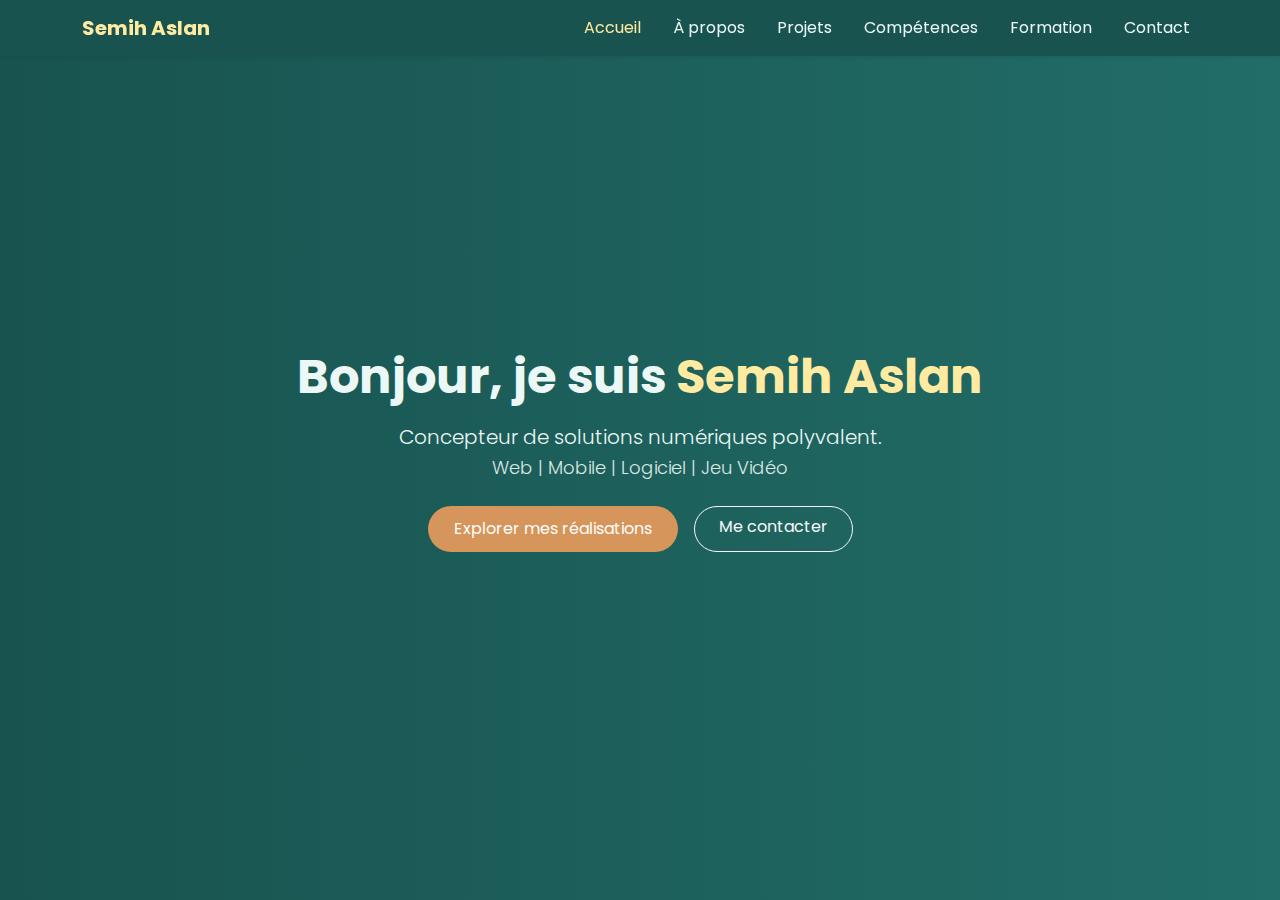
<file: index.html>
<!DOCTYPE html>
<html lang="fr">
<head>
  <meta charset="UTF-8" />
  <meta name="viewport" content="width=device-width, initial-scale=1.0" />
  <title>Portfolio – Semih Aslan</title>
  <link href="https://cdn.jsdelivr.net/npm/bootstrap@5.3.3/dist/css/bootstrap.min.css" rel="stylesheet" />
  <link href="css/style.css" rel="stylesheet" />
  <link href="https://fonts.googleapis.com/css2?family=Poppins:wght@300;500;700&display=swap" rel="stylesheet">
</head>
<body>

  <nav class="navbar navbar-expand-lg navbar-dark fixed-top shadow-sm">
    <div class="container">
      <a class="navbar-brand fw-bold" href="index.html">Semih Aslan</a>
      <button class="navbar-toggler" type="button" data-bs-toggle="collapse" data-bs-target="#navbarNav">
        <span class="navbar-toggler-icon"></span>
      </button>
      <div class="collapse navbar-collapse justify-content-end" id="navbarNav">
        <ul class="navbar-nav">
          <li class="nav-item"><a class="nav-link active" href="index.html">Accueil</a></li>
          <li class="nav-item"><a class="nav-link" href="about.html">À propos</a></li>
          <li class="nav-item"><a class="nav-link" href="projects.html">Projets</a></li>
          <li class="nav-item"><a class="nav-link" href="competences.html">Compétences</a></li>
          <li class="nav-item"><a class="nav-link" href="formation.html">Formation</a></li>
          <li class="nav-item"><a class="nav-link" href="contact.html">Contact</a></li>
        </ul>
      </div>
    </div>
  </nav>

  <section id="home" class="d-flex align-items-center justify-content-center hero">
    <div class="text-center container">
      <h1 class="fw-bold display-4">Bonjour, je suis <span class="highlight">Semih Aslan</span></h1>
      <p class="lead mt-3 mb-4">Concepteur de solutions numériques polyvalent.<br> 
      <span style="font-size: 0.9em; opacity: 0.9;">Web | Mobile | Logiciel | Jeu Vidéo</span></p>
      <div class="d-flex justify-content-center gap-3">
          <a href="projects.html" class="btn btn-custom">Explorer mes réalisations</a>
          <a href="contact.html" class="btn btn-outline-light rounded-pill px-4 py-2">Me contacter</a>
      </div>
    </div>
  </section>

  <script src="https://cdn.jsdelivr.net/npm/bootstrap@5.3.3/dist/js/bootstrap.bundle.min.js"></script>
</body>
</html>
</file>
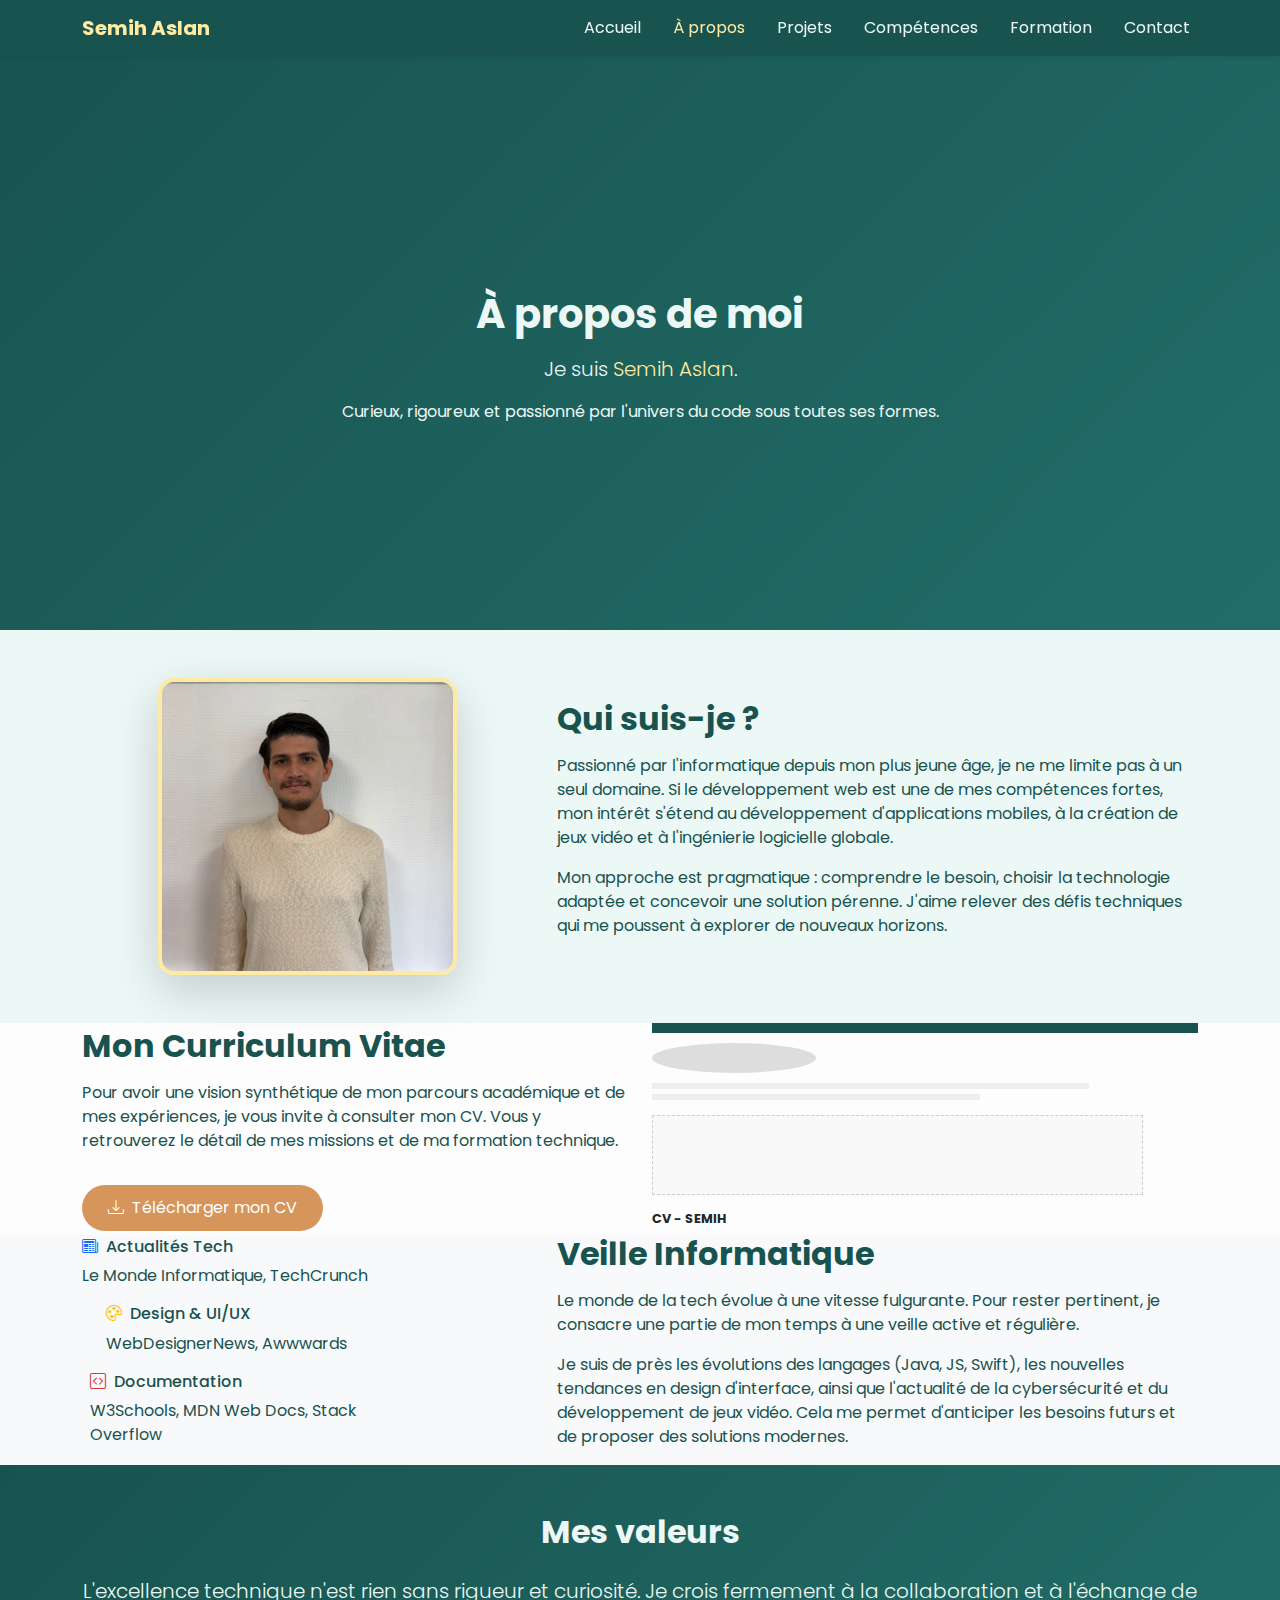
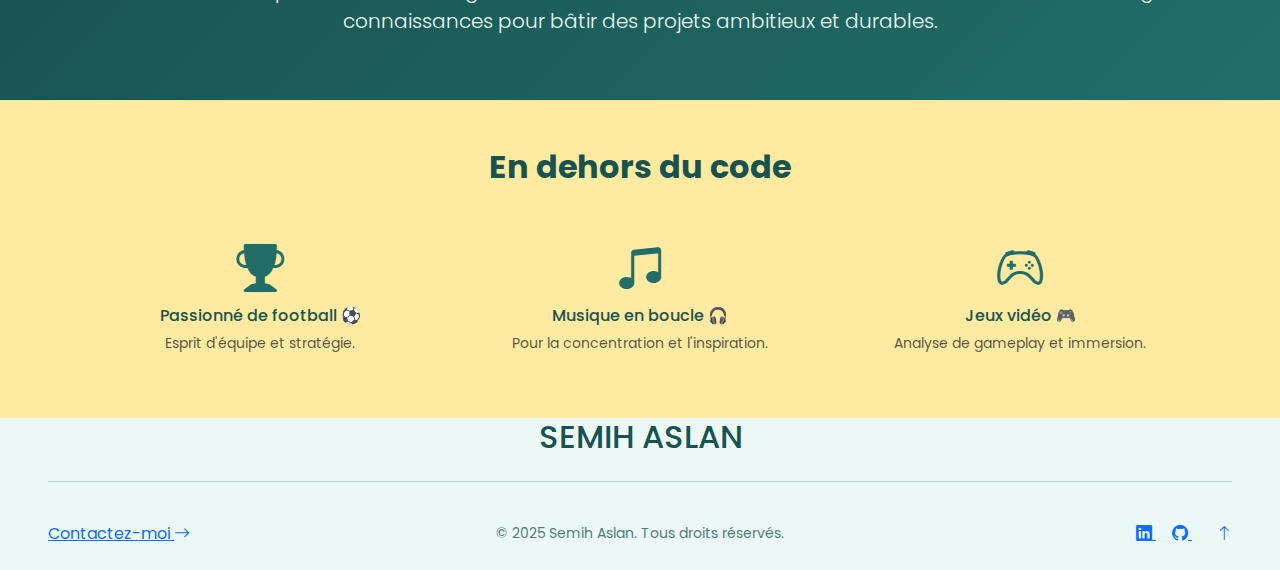
<file: about.html>
<!DOCTYPE html>
<html lang="fr">
<head>
  <meta charset="UTF-8" />
  <meta name="viewport" content="width=device-width, initial-scale=1.0" />
  <title>À propos – Semih Aslan</title>
  <link href="https://cdn.jsdelivr.net/npm/bootstrap@5.3.3/dist/css/bootstrap.min.css" rel="stylesheet" />
  <link href="https://cdn.jsdelivr.net/npm/bootstrap-icons@1.11.3/font/bootstrap-icons.css" rel="stylesheet">
  <link href="css/style.css" rel="stylesheet" />
  <link href="css/about.css" rel="stylesheet" />
  <link href="https://fonts.googleapis.com/css2?family=Poppins:wght@300;500;700&display=swap" rel="stylesheet">
</head>
<body>

  <nav class="navbar navbar-expand-lg navbar-dark fixed-top shadow-sm">
    <div class="container">
      <a class="navbar-brand fw-bold" href="index.html">Semih Aslan</a>
      <button class="navbar-toggler" type="button" data-bs-toggle="collapse" data-bs-target="#navbarNav">
        <span class="navbar-toggler-icon"></span>
      </button>
      <div class="collapse navbar-collapse justify-content-end" id="navbarNav">
        <ul class="navbar-nav">
          <li class="nav-item"><a class="nav-link" href="index.html">Accueil</a></li>
          <li class="nav-item"><a class="nav-link active" href="about.html">À propos</a></li>
          <li class="nav-item"><a class="nav-link" href="projects.html">Projets</a></li>
          <li class="nav-item"><a class="nav-link" href="competences.html">Compétences</a></li>
          <li class="nav-item"><a class="nav-link" href="formation.html">Formation</a></li>
          <li class="nav-item"><a class="nav-link" href="contact.html">Contact</a></li>
        </ul>
      </div>
    </div>
  </nav>

  <section class="about-hero d-flex align-items-center justify-content-center">
    <div class="container text-center">
      <h1 class="fw-bold">À propos de moi</h1>
      <p class="lead mt-3">Je suis <span class="highlight">Semih Aslan</span>.</p>
      <p>Curieux, rigoureux et passionné par l'univers du code sous toutes ses formes.</p>
    </div>
  </section>

  <section class="about-me py-5">
    <div class="container">
      <div class="row align-items-center">
        <div class="col-lg-5 text-center mb-4 mb-lg-0">
          <img src="assets/SemihAslan.jpg" alt="Photo de Semih Aslan" class="img-fluid rounded-4 shadow-lg about-photo">
        </div>
        <div class="col-lg-7">
          <h2 class="fw-bold mb-3">Qui suis-je ?</h2>
          <p>
            Passionné par l'informatique depuis mon plus jeune âge, je ne me limite pas à un seul domaine. 
            Si le développement web est une de mes compétences fortes, mon intérêt s'étend au développement d'applications mobiles, 
            à la création de jeux vidéo et à l'ingénierie logicielle globale.
          </p>
          <p>
            Mon approche est pragmatique : comprendre le besoin, choisir la technologie adaptée et concevoir une solution pérenne.
            J'aime relever des défis techniques qui me poussent à explorer de nouveaux horizons.
          </p>
        </div>
      </div>
    </div>
  </section>

  <section class="cv-section" style="background-color: #fdfdfd;">
    <div class="container">
      <div class="row align-items-center">
        <div class="col-lg-6 order-2 order-lg-1">
          <h2 class="fw-bold mb-3">Mon Curriculum Vitae</h2>
          <p>
            Pour avoir une vision synthétique de mon parcours académique et de mes expériences, 
            je vous invite à consulter mon CV. Vous y retrouverez le détail de mes missions et de ma formation technique.
          </p>
          <a href="assets/CV.pdf" download="CV_Semih_Aslan.pdf" target="_blank" class="btn btn-custom mt-3"><i class="bi bi-download me-2"></i>Télécharger mon CV</a>
        </div>
        
        <div class="col-lg-6 order-1 order-lg-2 mb-5 mb-lg-0">
            <div class="cv-visual-container">
                <div class="cv-card-back"></div>
                <div class="cv-card-front">
                    <div style="width: 100%; height: 10px; background:#18534F; margin-bottom:10px;"></div>
                    <div style="width: 30%; height: 30px; background:#ddd; border-radius:50%; margin-bottom:10px;"></div>
                    <div style="width: 80%; height: 6px; background:#eee; margin-bottom:5px;"></div>
                    <div style="width: 60%; height: 6px; background:#eee; margin-bottom:15px;"></div>
                    <div style="width: 90%; height: 80px; background:#f9f9f9; border:1px dashed #ccc;"></div>
                    <h6 class="mt-3 text-uppercase fw-bold text-dark" style="font-size: 0.8rem;">CV - Semih</h6>
                </div>
            </div>
        </div>
      </div>
    </div>
  </section>

  <section class="veille-section bg-light">
    <div class="container">
      <div class="row align-items-center">
        <div class="col-lg-5 mb-5 mb-lg-0">
             <div class="d-flex flex-column align-items-center align-items-lg-start">
                <div class="veille-card w-75">
                    <h6><i class="bi bi-newspaper me-2 text-primary"></i>Actualités Tech</h6>
                    <p>Le Monde Informatique, TechCrunch</p>
                </div>
                <div class="veille-card w-75 ms-lg-4">
                    <h6><i class="bi bi-palette me-2 text-warning"></i>Design & UI/UX</h6>
                    <p>WebDesignerNews, Awwwards</p>
                </div>
                <div class="veille-card w-75 ms-lg-2">
                    <h6><i class="bi bi-code-square me-2 text-danger"></i>Documentation</h6>
                    <p>W3Schools, MDN Web Docs, Stack Overflow</p>
                </div>
             </div>
        </div>
        
        <div class="col-lg-7">
          <h2 class="fw-bold mb-3">Veille Informatique</h2>
          <p>
            Le monde de la tech évolue à une vitesse fulgurante. Pour rester pertinent, je consacre une partie de mon temps 
            à une veille active et régulière.
          </p>
          <p>
             Je suis de près les évolutions des langages (Java, JS, Swift), les nouvelles tendances en design d'interface, 
             ainsi que l'actualité de la cybersécurité et du développement de jeux vidéo. Cela me permet d'anticiper les 
             besoins futurs et de proposer des solutions modernes.
          </p>
        </div>
      </div>
    </div>
  </section>

  <section class="values py-5">
    <div class="container text-center">
      <h2 class="fw-bold mb-4">Mes valeurs</h2>
      <p class="lead">
        L'excellence technique n'est rien sans rigueur et curiosité. 
        Je crois fermement à la collaboration et à l'échange de connaissances pour bâtir des projets ambitieux et durables.
      </p>
    </div>
  </section>

  <section class="funfacts py-5">
    <div class="container text-center">
      <h2 class="fw-bold mb-5">En dehors du code</h2>
      <div class="row gy-4">
        <div class="col-md-4">
          <i class="bi bi-trophy-fill fun-icon"></i>
          <h6>Passionné de football ⚽</h6>
          <p class="small text-muted">Esprit d'équipe et stratégie.</p>
        </div>
        <div class="col-md-4">
          <i class="bi bi-music-note-beamed fun-icon"></i>
          <h6>Musique en boucle 🎧</h6>
          <p class="small text-muted">Pour la concentration et l'inspiration.</p>
        </div>
        <div class="col-md-4">
          <i class="bi bi-controller fun-icon"></i>
          <h6>Jeux vidéo 🎮</h6>
          <p class="small text-muted">Analyse de gameplay et immersion.</p>
        </div>
      </div>
    </div>
  </section>

  <footer class="modern-footer">
    <div class="container-fluid px-4 px-lg-5">
      
      <div class="row">
        <div class="col-12 text-center">
          <h2 class="footer-signature">SEMIH ASLAN</h2>
        </div>
      </div>
  
      <hr class="footer-divider">
  
      <div class="row align-items-center py-4">
        
        <div class="col-md-4 text-center text-md-start mb-3 mb-md-0">
          <a href="contact.html" class="btn-footer-contact">
            <span>Contactez-moi</span>
            <i class="bi bi-arrow-right"></i>
          </a>
        </div>
  
        <div class="col-md-4 text-center mb-3 mb-md-0">
          <p class="small mb-0 opacity-75">© 2025 Semih Aslan. Tous droits réservés.</p>
        </div>
  
        <div class="col-md-4 text-center text-md-end">
          <a href="https://www.linkedin.com/in/semih-aslan-615322300/" target="_blank" class="footer-social me-3">
            <i class="bi bi-linkedin"></i>
          </a>
          <a href="https://github.com/SemihAslan123" target="_blank" class="footer-social me-4">
            <i class="bi bi-github"></i>
          </a>
          <a href="#" class="btn-scroll-top" title="Remonter">
            <i class="bi bi-arrow-up"></i>
          </a>
        </div>
      </div>
    </div>
  </footer>

  <script src="https://cdn.jsdelivr.net/npm/bootstrap@5.3.3/dist/js/bootstrap.bundle.min.js"></script>
</body>
</html>
</file>
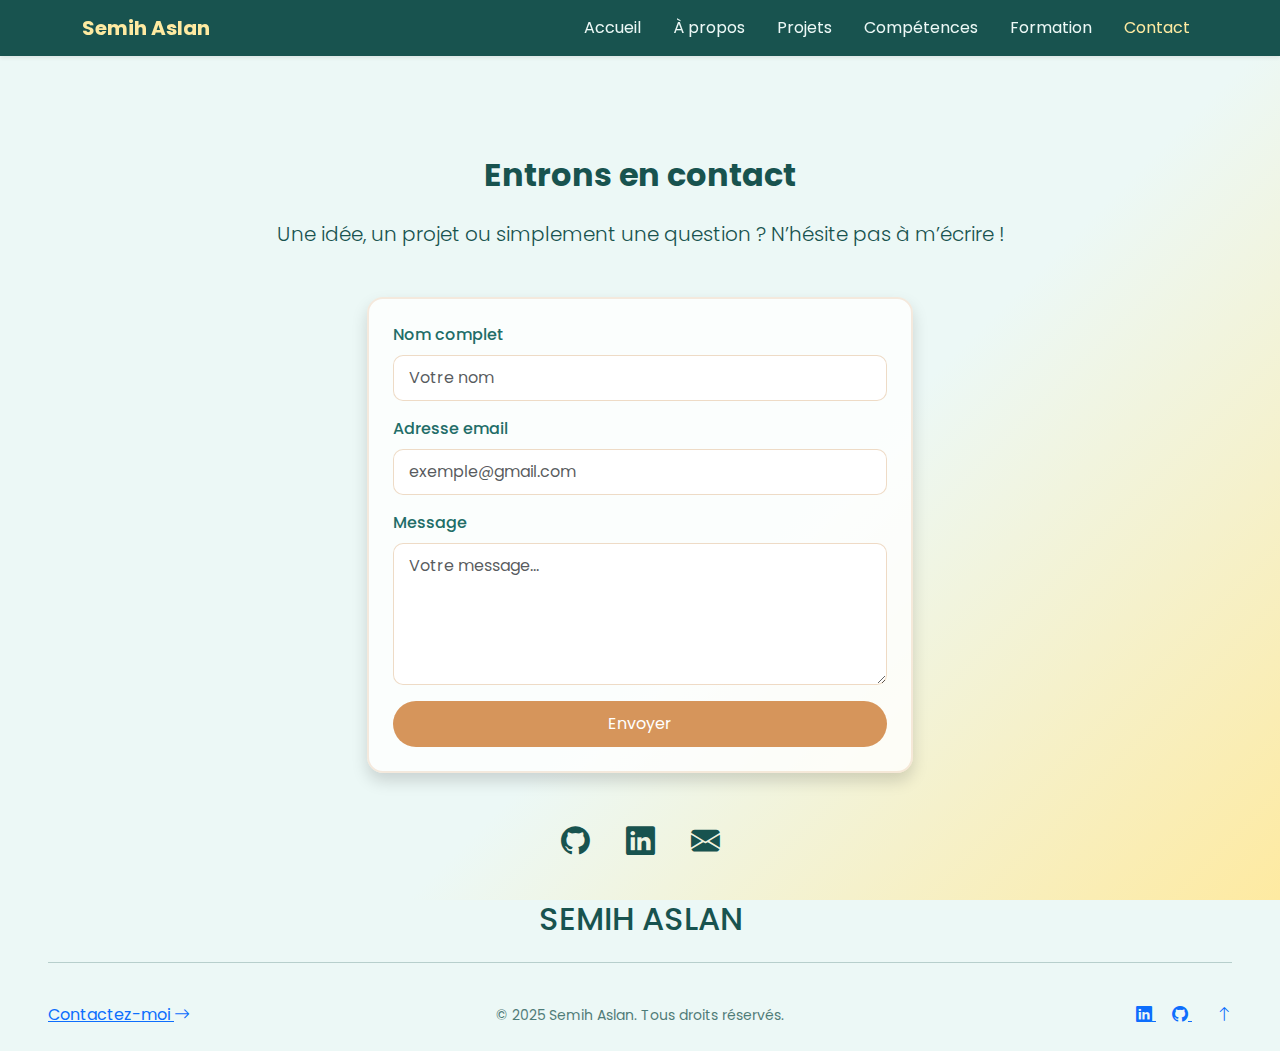
<file: contact.html>
<!DOCTYPE html>
<html lang="fr">
<head>
  <meta charset="UTF-8" />
  <meta name="viewport" content="width=device-width, initial-scale=1.0" />
  <title>Contact – Semih Aslan</title>
  <link href="https://cdn.jsdelivr.net/npm/bootstrap@5.3.3/dist/css/bootstrap.min.css" rel="stylesheet" />
  <link href="https://cdn.jsdelivr.net/npm/bootstrap-icons@1.11.3/font/bootstrap-icons.css" rel="stylesheet">
  <link href="css/style.css" rel="stylesheet" />
  <link href="css/contact.css" rel="stylesheet" />
  <link href="https://fonts.googleapis.com/css2?family=Poppins:wght@300;500;700&display=swap" rel="stylesheet">
</head>
<body>

    <!-- ======== NAVBAR ======== -->
    <nav class="navbar navbar-expand-lg navbar-dark fixed-top shadow-sm">
      <div class="container">
        <a class="navbar-brand fw-bold" href="index.html">Semih Aslan</a>
        <button class="navbar-toggler" type="button" data-bs-toggle="collapse" data-bs-target="#navbarNav">
          <span class="navbar-toggler-icon"></span>
        </button>
        <div class="collapse navbar-collapse justify-content-end" id="navbarNav">
          <ul class="navbar-nav">
            <li class="nav-item"><a class="nav-link" href="index.html">Accueil</a></li>
            <li class="nav-item"><a class="nav-link" href="about.html">À propos</a></li>
            <li class="nav-item"><a class="nav-link" href="projects.html">Projets</a></li>
            <li class="nav-item"><a class="nav-link" href="competences.html">Compétences</a></li>
            <li class="nav-item"><a class="nav-link" href="formation.html">Formation</a></li>
            <li class="nav-item"><a class="nav-link active" href="contact.html">Contact</a></li>
          </ul>
        </div>
      </div>
    </nav>

  <!-- ======== CONTACT SECTION ======== -->
  <section class="contact-section d-flex align-items-center justify-content-center">
    <div class="container">
      <div class="row justify-content-center">
        <div class="col-lg-8 text-center">
          <h2 class="fw-bold mb-4">Entrons en contact</h2>
          <p class="lead mb-5">Une idée, un projet ou simplement une question ? N’hésite pas à m’écrire !</p>
        </div>
      </div>

      <div class="row justify-content-center">
        <div class="col-lg-6">
          <form class="contact-form shadow p-4 rounded-4">
            <div class="mb-3">
              <label for="name" class="form-label">Nom complet</label>
              <input type="text" class="form-control" id="name" placeholder="Votre nom" required>
            </div>
            <div class="mb-3">
              <label for="email" class="form-label">Adresse email</label>
              <input type="email" class="form-control" id="email" placeholder="exemple@gmail.com" required>
            </div>
            <div class="mb-3">
              <label for="message" class="form-label">Message</label>
              <textarea class="form-control" id="message" rows="5" placeholder="Votre message..." required></textarea>
            </div>
            <button href="mailto:semihaslan2210@gmail.com" type="submit" class="btn btn-custom w-100">Envoyer</button>
          </form>

          <!-- ===== SOCIAL LINKS ===== -->
          <div class="social-links text-center mt-5">
            <a href="https://github.com/SemihAslan123" target="_blank" class="mx-3"><i class="bi bi-github"></i></a>
            <a href="https://www.linkedin.com/in/semih-aslan-615322300/" target="_blank" class="mx-3"><i class="bi bi-linkedin"></i></a>
            <a href="mailto:semihaslan2210@gmail.com" target="_blank" class="mx-3"><i class="bi bi-envelope-fill"></i></a>
          </div>
        </div>
      </div>
    </div>
  </section>

  <footer class="modern-footer">
    <div class="container-fluid px-4 px-lg-5">
      
      <div class="row">
        <div class="col-12 text-center">
          <h2 class="footer-signature">SEMIH ASLAN</h2>
        </div>
      </div>
  
      <hr class="footer-divider">
  
      <div class="row align-items-center py-4">
        
        <div class="col-md-4 text-center text-md-start mb-3 mb-md-0">
          <a href="contact.html" class="btn-footer-contact">
            <span>Contactez-moi</span>
            <i class="bi bi-arrow-right"></i>
          </a>
        </div>
  
        <div class="col-md-4 text-center mb-3 mb-md-0">
          <p class="small mb-0 opacity-75">© 2025 Semih Aslan. Tous droits réservés.</p>
        </div>
  
        <div class="col-md-4 text-center text-md-end">
          <a href="https://www.linkedin.com/in/semih-aslan-615322300/" target="_blank" class="footer-social me-3">
            <i class="bi bi-linkedin"></i>
          </a>
          <a href="https://github.com/SemihAslan123" target="_blank" class="footer-social me-4">
            <i class="bi bi-github"></i>
          </a>
          <a href="#" class="btn-scroll-top" title="Remonter">
            <i class="bi bi-arrow-up"></i>
          </a>
        </div>
      </div>
    </div>
  </footer>


  <script src="https://cdn.jsdelivr.net/npm/bootstrap@5.3.3/dist/js/bootstrap.bundle.min.js"></script>
</body>
</file>
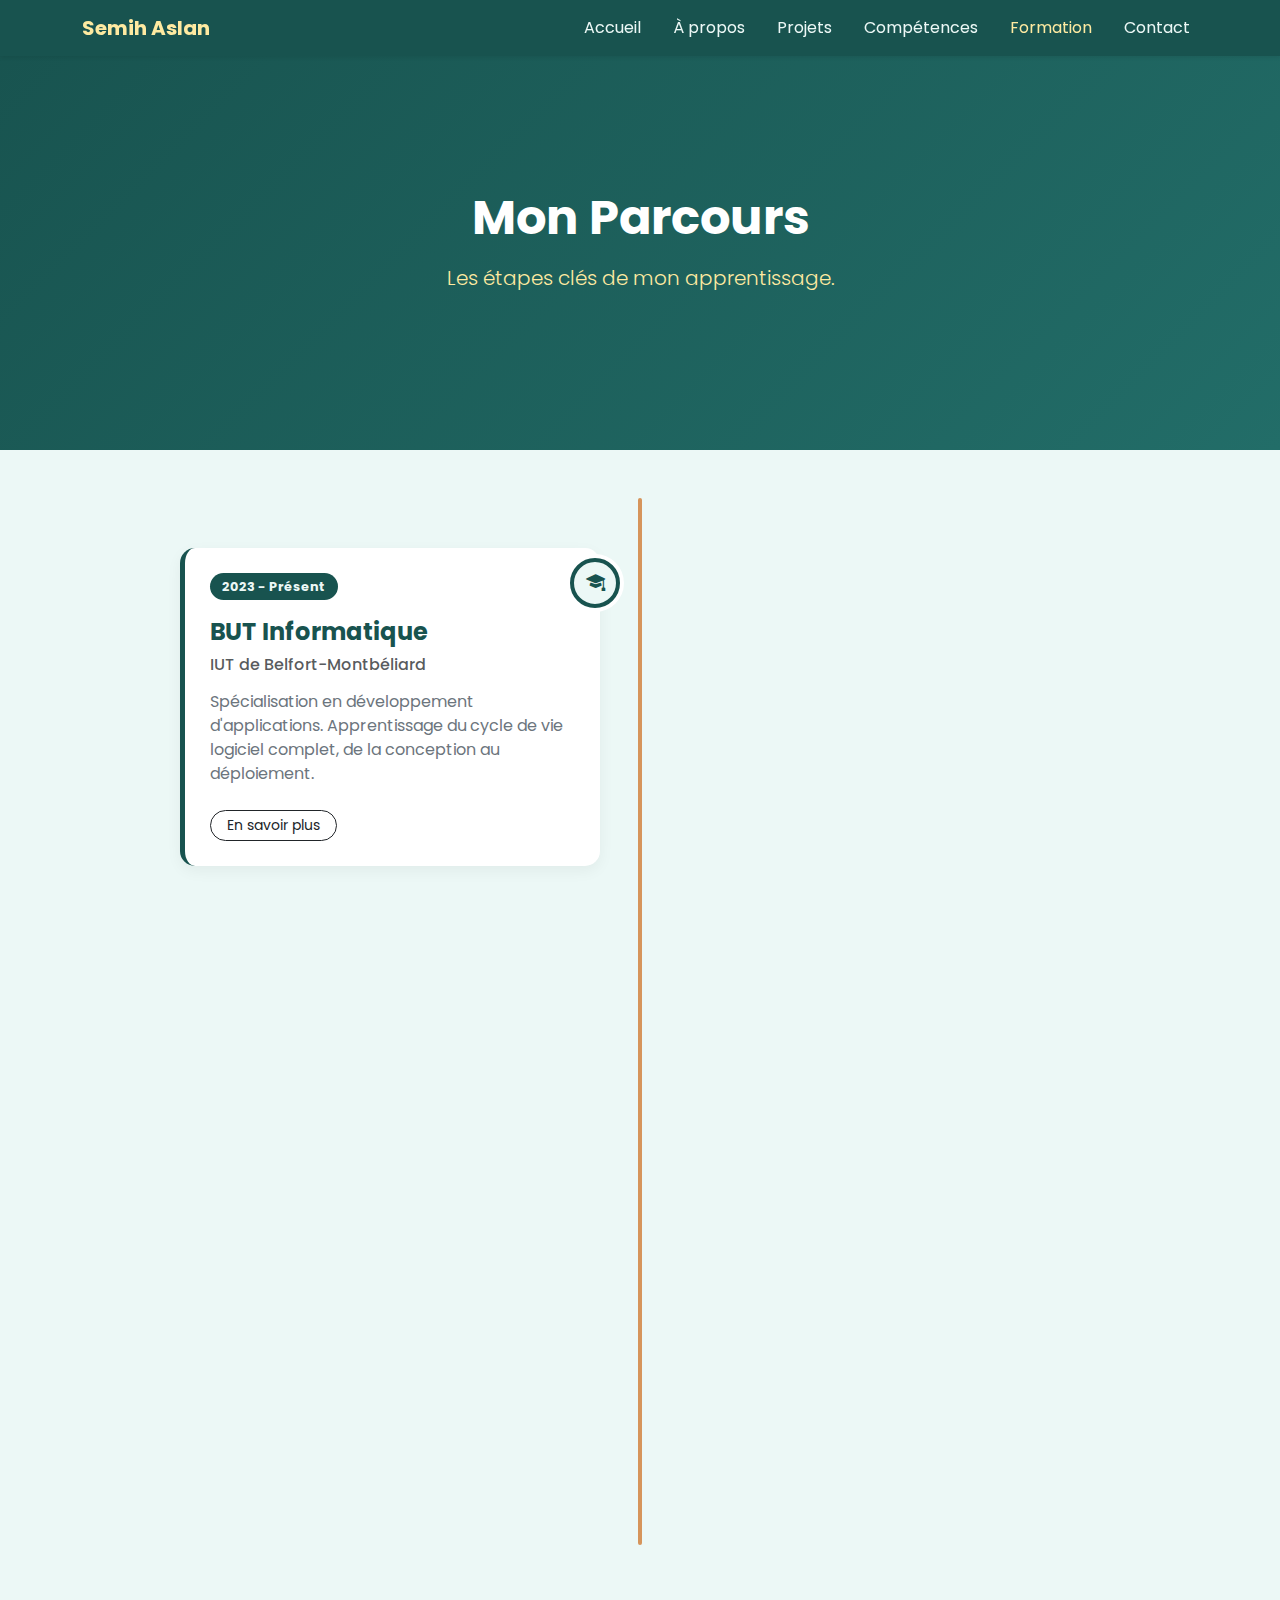
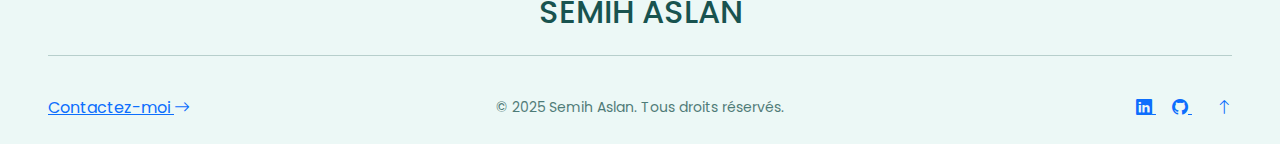
<file: formation.html>
<!DOCTYPE html>
<html lang="fr">
<head>
  <meta charset="UTF-8" />
  <meta name="viewport" content="width=device-width, initial-scale=1.0" />
  <title>Formation – Semih Aslan</title>
  <link href="https://cdn.jsdelivr.net/npm/bootstrap@5.3.3/dist/css/bootstrap.min.css" rel="stylesheet" />
  <link href="https://cdn.jsdelivr.net/npm/bootstrap-icons@1.11.3/font/bootstrap-icons.css" rel="stylesheet">
  <link href="css/style.css" rel="stylesheet" />
  <link href="https://fonts.googleapis.com/css2?family=Poppins:wght@300;500;700&display=swap" rel="stylesheet">
  
  <style>
    /* ===== CSS SPÉCIFIQUE TIMELINE MODERNE ===== */
    /* (Tu peux déplacer ce bloc dans ton fichier .css si tu préfères) */

    /* Conteneur principal avec la ligne verticale */
    .timeline-container {
        position: relative;
        max-width: 1000px;
        margin: 0 auto;
        padding: 40px 0;
    }

    /* La ligne centrale */
    .timeline-container::after {
        content: '';
        position: absolute;
        width: 4px;
        background-color: #D6955B; /* Ta couleur orange */
        top: 0;
        bottom: 0;
        left: 50%;
        margin-left: -2px;
        border-radius: 2px;
    }

    /* Les blocs individuels */
    .timeline-block {
        padding: 10px 40px;
        position: relative;
        background-color: inherit;
        width: 50%;
        opacity: 0; /* Caché par défaut pour l'anim */
        transition: all 0.6s ease-out;
    }

    /* Positionnement Gauche / Droite */
    .left {
        left: 0;
        transform: translateX(-50px); /* Départ pour l'anim */
    }

    .right {
        left: 50%;
        transform: translateX(50px); /* Départ pour l'anim */
    }

    /* L'état "Visible" déclenché par le JS */
    .timeline-block.visible {
        opacity: 1;
        transform: translateX(0);
    }

    /* Le rond central (Icone) */
    .timeline-icon {
        position: absolute;
        width: 50px;
        height: 50px;
        /* AVANT : right: -25px; (C'était centré sur le trait) */
        /* MAINTENANT : on le décale vers la gauche (côté contenu) */
        right: 20px; 
        background-color: #ECF8F6;
        border: 4px solid #18534F;
        top: 20px;
        border-radius: 50%;
        z-index: 10;
        display: flex;
        align-items: center;
        justify-content: center;
        color: #18534F;
        font-size: 1.2rem;
        box-shadow: 0 0 0 4px white;
    }

    .right .timeline-icon {
        /* AVANT : left: -25px; */
        /* MAINTENANT : on le décale vers la droite (côté contenu) */
        left: 20px; 
    }
    /* La carte de contenu */
    .timeline-content {
        padding: 25px;
        background-color: white;
        position: relative;
        border-radius: 15px;
        box-shadow: 0 5px 15px rgba(0,0,0,0.05);
        border-left: 5px solid #18534F; /* Accent couleur */
        transition: transform 0.3s ease, box-shadow 0.3s ease;
    }

    .timeline-content:hover {
        transform: translateY(-5px);
        box-shadow: 0 12px 25px rgba(0,0,0,0.1);
        border-left-color: #D6955B; /* Changement couleur au survol */
    }

    .date-badge {
        display: inline-block;
        background: #18534F;
        color: #ECF8F6;
        padding: 4px 12px;
        border-radius: 20px;
        font-size: 0.8rem;
        font-weight: bold;
        margin-bottom: 10px;
    }

    /* Responsive Mobile */
    @media screen and (max-width: 768px) {
        .timeline-container::after {
            left: 31px; /* Ligne décalée à gauche */
        }
        
        .timeline-block {
            width: 100%;
            padding-left: 70px;
            padding-right: 25px;
        }
        
        .timeline-block.right {
            left: 0%;
        }
        
        .left, .right {
            transform: translateY(30px); /* Anim vient du bas sur mobile */
        }

        .timeline-icon {
            left: 6px !important; /* Icones alignées à gauche */
        }
    }
  </style>
</head>
<body>

  <nav class="navbar navbar-expand-lg navbar-dark fixed-top shadow-sm">
    <div class="container">
      <a class="navbar-brand fw-bold" href="index.html">Semih Aslan</a>
      <button class="navbar-toggler" type="button" data-bs-toggle="collapse" data-bs-target="#navbarNav">
        <span class="navbar-toggler-icon"></span>
      </button>
      <div class="collapse navbar-collapse justify-content-end" id="navbarNav">
        <ul class="navbar-nav">
          <li class="nav-item"><a class="nav-link" href="index.html">Accueil</a></li>
          <li class="nav-item"><a class="nav-link" href="about.html">À propos</a></li>
          <li class="nav-item"><a class="nav-link" href="projects.html">Projets</a></li>
          <li class="nav-item"><a class="nav-link" href="competences.html">Compétences</a></li>
          <li class="nav-item"><a class="nav-link active" href="formation.html">Formation</a></li>
          <li class="nav-item"><a class="nav-link" href="contact.html">Contact</a></li>
        </ul>
      </div>
    </div>
  </nav>

  <section class="d-flex align-items-center justify-content-center" style="height: 50vh; background: linear-gradient(135deg, #18534F, #226D68); color: white; margin-bottom: 0;">
    <div class="container text-center pt-5">
      <h1 class="fw-bold display-5">Mon Parcours</h1>
      <p class="lead mt-3" style="color: #FEEAA1;">Les étapes clés de mon apprentissage.</p>
    </div>
  </section>

  <section class="py-5" style="background-color: #ECF8F6; overflow-x: hidden;">
    <div class="container timeline-container">
      
      <div class="timeline-block left">
        <div class="timeline-icon">
            <i class="bi bi-mortarboard-fill"></i>
        </div>
        <div class="timeline-content">
            <span class="date-badge">2023 - Présent</span>
            <h4 class="fw-bold mt-2">BUT Informatique</h4>
            <h6 class="text-muted">IUT de Belfort-Montbéliard</h6>
            <p class="mt-3 text-secondary">Spécialisation en développement d'applications. Apprentissage du cycle de vie logiciel complet, de la conception au déploiement.</p>
            <button class="btn btn-sm btn-outline-dark mt-2 rounded-pill px-3" data-bs-toggle="modal" data-bs-target="#modalBut">
                En savoir plus
            </button>
        </div>
      </div>

      <div class="timeline-block right">
        <div class="timeline-icon">
            <i class="bi bi-backpack-fill"></i>
        </div>
        <div class="timeline-content">
            <span class="date-badge">2020 - 2023</span>
            <h4 class="fw-bold mt-2">Baccalauréat Général</h4>
            <h6 class="text-muted">Lycée Armand Peugeot</h6>
            <p class="mt-3 text-secondary">Obtention avec mention. Spécialités Mathématiques et Numérique & Sciences Informatiques (NSI).</p>
            <button class="btn btn-sm btn-outline-dark mt-2 rounded-pill px-3" data-bs-toggle="modal" data-bs-target="#modalBac">
                En savoir plus
            </button>
        </div>
      </div>

      <div class="timeline-block left">
        <div class="timeline-icon">
            <i class="bi bi-laptop"></i>
        </div>
        <div class="timeline-content">
            <span class="date-badge">2022</span>
            <h4 class="fw-bold mt-2">Certificat Python & Web</h4>
            <h6 class="text-muted">Formation Autodidacte / MOOC</h6>
            <p class="mt-3 text-secondary">Renforcement personnel des compétences en scripting Python et en intégration Web moderne.</p>
            <button class="btn btn-sm btn-outline-dark mt-2 rounded-pill px-3" data-bs-toggle="modal" data-bs-target="#modalCertif">
                En savoir plus
            </button>
        </div>
      </div>

    </div>
  </section>

  <div class="modal fade" id="modalBut" tabindex="-1" aria-hidden="true">
    <div class="modal-dialog modal-dialog-centered">
      <div class="modal-content">
        <div class="modal-header">
          <h5 class="modal-title">Bachelor Universitaire de Technologie</h5>
          <button type="button" class="btn-close" data-bs-dismiss="modal" aria-label="Close"></button>
        </div>
        <div class="modal-body">
          <p><strong>Spécialité :</strong> Informatique - Développement d'applications.</p>
          <p>Formation professionnalisante couvrant l'ensemble du cycle de vie logiciel.</p>
          <h6>Matières principales :</h6>
          <ul>
            <li>Algorithmique & Programmation (Java, C, Python)</li>
            <li>Développement Web Fullstack (HTML, CSS, JS, PHP, Frameworks)</li>
            <li>Bases de données (SQL, NoSQL, Conception)</li>
            <li>Architecture logicielle & Gestion de projet (Agile/Scrum)</li>
          </ul>
        </div>
      </div>
    </div>
  </div>

  <div class="modal fade" id="modalBac" tabindex="-1" aria-hidden="true">
    <div class="modal-dialog modal-dialog-centered">
      <div class="modal-content">
        <div class="modal-header">
          <h5 class="modal-title">Baccalauréat Général</h5>
          <button type="button" class="btn-close" data-bs-dismiss="modal" aria-label="Close"></button>
        </div>
        <div class="modal-body">
          <p>Obtenu avec mention.</p>
          <h6>Spécialités :</h6>
          <ul>
            <li>Mathématiques</li>
            <li>Numérique et Sciences Informatiques (N.S.I.)</li>
            <li>Sciences Économiques et Sociales (en première)</li>
          </ul>
          <p>C'est durant ces années que j'ai confirmé mon goût pour la logique algorithmique et les projets numériques.</p>
        </div>
      </div>
    </div>
  </div>

  <div class="modal fade" id="modalCertif" tabindex="-1" aria-hidden="true">
    <div class="modal-dialog modal-dialog-centered">
      <div class="modal-content">
        <div class="modal-header">
          <h5 class="modal-title">Certificat Python & Web</h5>
          <button type="button" class="btn-close" data-bs-dismiss="modal" aria-label="Close"></button>
        </div>
        <div class="modal-body">
          <p>Formation complémentaire suivie en parallèle pour renforcer mes bases.</p>
          <h6>Contenu :</h6>
          <ul>
            <li>Scripting avancé en Python</li>
            <li>Manipulation de données</li>
            <li>Intégration Web Responsive (HTML5 / CSS3)</li>
          </ul>
        </div>
      </div>
    </div>
  </div>

  <script src="https://cdn.jsdelivr.net/npm/bootstrap@5.3.3/dist/js/bootstrap.bundle.min.js"></script>
  
  <script>
    document.addEventListener("DOMContentLoaded", function() {
        const blocks = document.querySelectorAll('.timeline-block');

        const observer = new IntersectionObserver((entries) => {
            entries.forEach(entry => {
                if (entry.isIntersecting) {
                    entry.target.classList.add('visible');
                }
            });
        }, {
            threshold: 0.2 // L'animation se lance quand 20% de l'élément est visible
        });

        blocks.forEach(block => {
            observer.observe(block);
        });
    });
  </script>

<footer class="modern-footer">
  <div class="container-fluid px-4 px-lg-5">
    
    <div class="row">
      <div class="col-12 text-center">
        <h2 class="footer-signature">SEMIH ASLAN</h2>
      </div>
    </div>

    <hr class="footer-divider">

    <div class="row align-items-center py-4">
      
      <div class="col-md-4 text-center text-md-start mb-3 mb-md-0">
        <a href="contact.html" class="btn-footer-contact">
          <span>Contactez-moi</span>
          <i class="bi bi-arrow-right"></i>
        </a>
      </div>

      <div class="col-md-4 text-center mb-3 mb-md-0">
        <p class="small mb-0 opacity-75">© 2025 Semih Aslan. Tous droits réservés.</p>
      </div>

      <div class="col-md-4 text-center text-md-end">
        <a href="https://www.linkedin.com/in/semih-aslan-615322300/" target="_blank" class="footer-social me-3">
          <i class="bi bi-linkedin"></i>
        </a>
        <a href="https://github.com/SemihAslan123" target="_blank" class="footer-social me-4">
          <i class="bi bi-github"></i>
        </a>
        <a href="#" class="btn-scroll-top" title="Remonter">
          <i class="bi bi-arrow-up"></i>
        </a>
      </div>
    </div>
  </div>
</footer>

</body>
</html>
</file>
<file: css/style.css>
/* ===== GENERAL ===== */
body {
    font-family: 'Poppins', sans-serif;
    background-color: #ECF8F6;
    color: #18534F;
    scroll-behavior: smooth;
  }
  
  /* ===== NAVBAR ===== */
  .navbar {
    background-color: #18534F;
    transition: background-color 0.3s ease-in-out;
  }
  
  .navbar-brand {
    color: #FEEAA1 !important;
    font-weight: 700;
  }
  
  .nav-link {
    color: #ECF8F6 !important;
    margin-left: 1rem;
    transition: color 0.2s ease-in-out;
  }
  
  .nav-link:hover, .nav-link.active {
    color: #FEEAA1 !important;
  }
  
  /* ===== HERO SECTION ===== */
  .hero {
    height: 100vh;
    background: linear-gradient(to right, #18534F, #226D68);
    color: #ECF8F6;
    text-align: center;
  }
  
  .hero h1 {
    font-size: 3rem;
  }
  
  .highlight {
    color: #FEEAA1;
  }
  
  .btn-custom {
    background-color: #D6955B;
    color: #fff;
    border-radius: 30px;
    padding: 10px 25px;
    transition: all 0.3s ease-in-out;
  }
  
  .btn-custom:hover {
    background-color: #FEEAA1;
    color: #18534F;
  }
  
  /* ===== MODALS ===== */
.modal-header {
  background-color: #18534F;
  color: #ECF8F6;
}
.modal-title {
  font-weight: 700;
}
.btn-close {
  filter: invert(1);
}
.modal-body h6 {
  color: #D6955B;
  font-weight: 700;
  margin-top: 15px;
}

/* ===== PAGE COMPETENCES ===== */
.soft-skill-item {
  background: white;
  padding: 20px;
  border-radius: 15px;
  box-shadow: 0 4px 10px rgba(0,0,0,0.05);
  height: 100%;
  border-top: 4px solid #D6955B;
}

/* ===== NAVBAR UPDATE ===== */
/* Assure-toi que la navbar gère bien 6 liens sans casser sur petit écran */
@media (max-width: 991px) {
  .navbar-collapse {
      background-color: #18534F;
      padding: 20px;
  }
}
</file>
<file: css/about.css>
/* ===== HERO ===== */
.about-hero {
    height: 70vh;
    background: linear-gradient(135deg, #18534F, #226D68);
    color: #ECF8F6;
    text-align: center;
    padding-top: 100px;
  }
  
  .highlight {
    color: #FEEAA1;
  }
  
  /* ===== ABOUT ME ===== */
  .about-me {
    background-color: #ECF8F6;
    color: #18534F;
  }
  
  .about-photo {
    max-width: 300px;
    border: 4px solid #FEEAA1;
  }
  
  /* ===== TIMELINE ===== */
  .timeline {
    background-color: #FEEAA1;
    color: #18534F;
    position: relative;
  }
  
  .timeline-line {
    position: relative;
    margin: 0 auto;
    padding: 0;
    max-width: 700px;
  }
  
  .timeline-item {
    position: relative;
    width: 100%;
    margin-bottom: 2rem;
  }
  
  .timeline-item .content {
    background: #ECF8F6;
    border-left: 4px solid #D6955B;
    padding: 1.5rem;
    border-radius: 10px;
    box-shadow: 0 2px 10px rgba(24, 83, 79, 0.1);
  }
  
  /* ===== SKILLS ===== */
  .skills {
    background-color: #ECF8F6;
    color: #18534F;
  }
  
  .skill-icon {
    font-size: 3rem;
    color: #226D68;
    transition: transform 0.3s ease, color 0.3s ease;
  }
  
  .skill-icon:hover {
    transform: scale(1.2);
    color: #D6955B;
  }
  
  /* ===== VALUES ===== */
  .values {
    background: linear-gradient(135deg, #18534F, #226D68);
    color: #ECF8F6;
  }
  
  .values .btn-custom {
    background-color: #D6955B;
    color: #fff;
  }
  
  .values .btn-custom:hover {
    background-color: #FEEAA1;
    color: #18534F;
  }
  
  /* ===== FUN FACTS ===== */
  .funfacts {
    background-color: #FEEAA1;
    color: #18534F;
  }
  
  .fun-icon {
    font-size: 3rem;
    color: #226D68;
    margin-bottom: 10px;
    transition: transform 0.3s ease;
  }
  
  .fun-icon:hover {
    transform: scale(1.2);
  }

  .skills h4 {
    color: #226D68;
    margin-bottom: 1.5rem;
    letter-spacing: 1px;
    text-transform: uppercase;
  }
  
  .skills .row + h4 {
    margin-top: 3rem;
  }
</file>
<file: css/contact.css>
/* ===== CONTACT PAGE ===== */
.contact-section {
    min-height: 100vh;
    background: linear-gradient(135deg, #ECF8F6 60%, #FEEAA1 100%);
    padding-top: 120px;
    color: #18534F;
  }
  
  .contact-section h2 {
    color: #18534F;
  }
  
  .contact-form {
    background-color: #ffffffcc;
    border: 2px solid #D6955B33;
    transition: all 0.3s ease;
  }
  
  .contact-form:hover {
    transform: translateY(-3px);
    box-shadow: 0 4px 20px rgba(24, 83, 79, 0.1);
  }
  
  .form-label {
    font-weight: 500;
    color: #226D68;
  }
  
  .form-control {
    border-radius: 10px;
    border: 1.5px solid #D6955B55;
    padding: 10px 15px;
  }
  
  .form-control:focus {
    border-color: #226D68;
    box-shadow: 0 0 5px rgba(34, 109, 104, 0.3);
  }
  
  /* ===== BUTTON ===== */
  .btn-custom {
    background-color: #D6955B;
    color: #fff;
    border-radius: 30px;
    padding: 10px 25px;
    transition: all 0.3s ease-in-out;
  }
  
  .btn-custom:hover {
    background-color: #226D68;
    color: #ECF8F6;
  }
  
  /* ===== SOCIAL LINKS ===== */
  .social-links a {
    color: #18534F;
    font-size: 1.8rem;
    transition: color 0.3s ease-in-out;
  }
  
  .social-links a:hover {
    color: #D6955B;
  }
</file>
